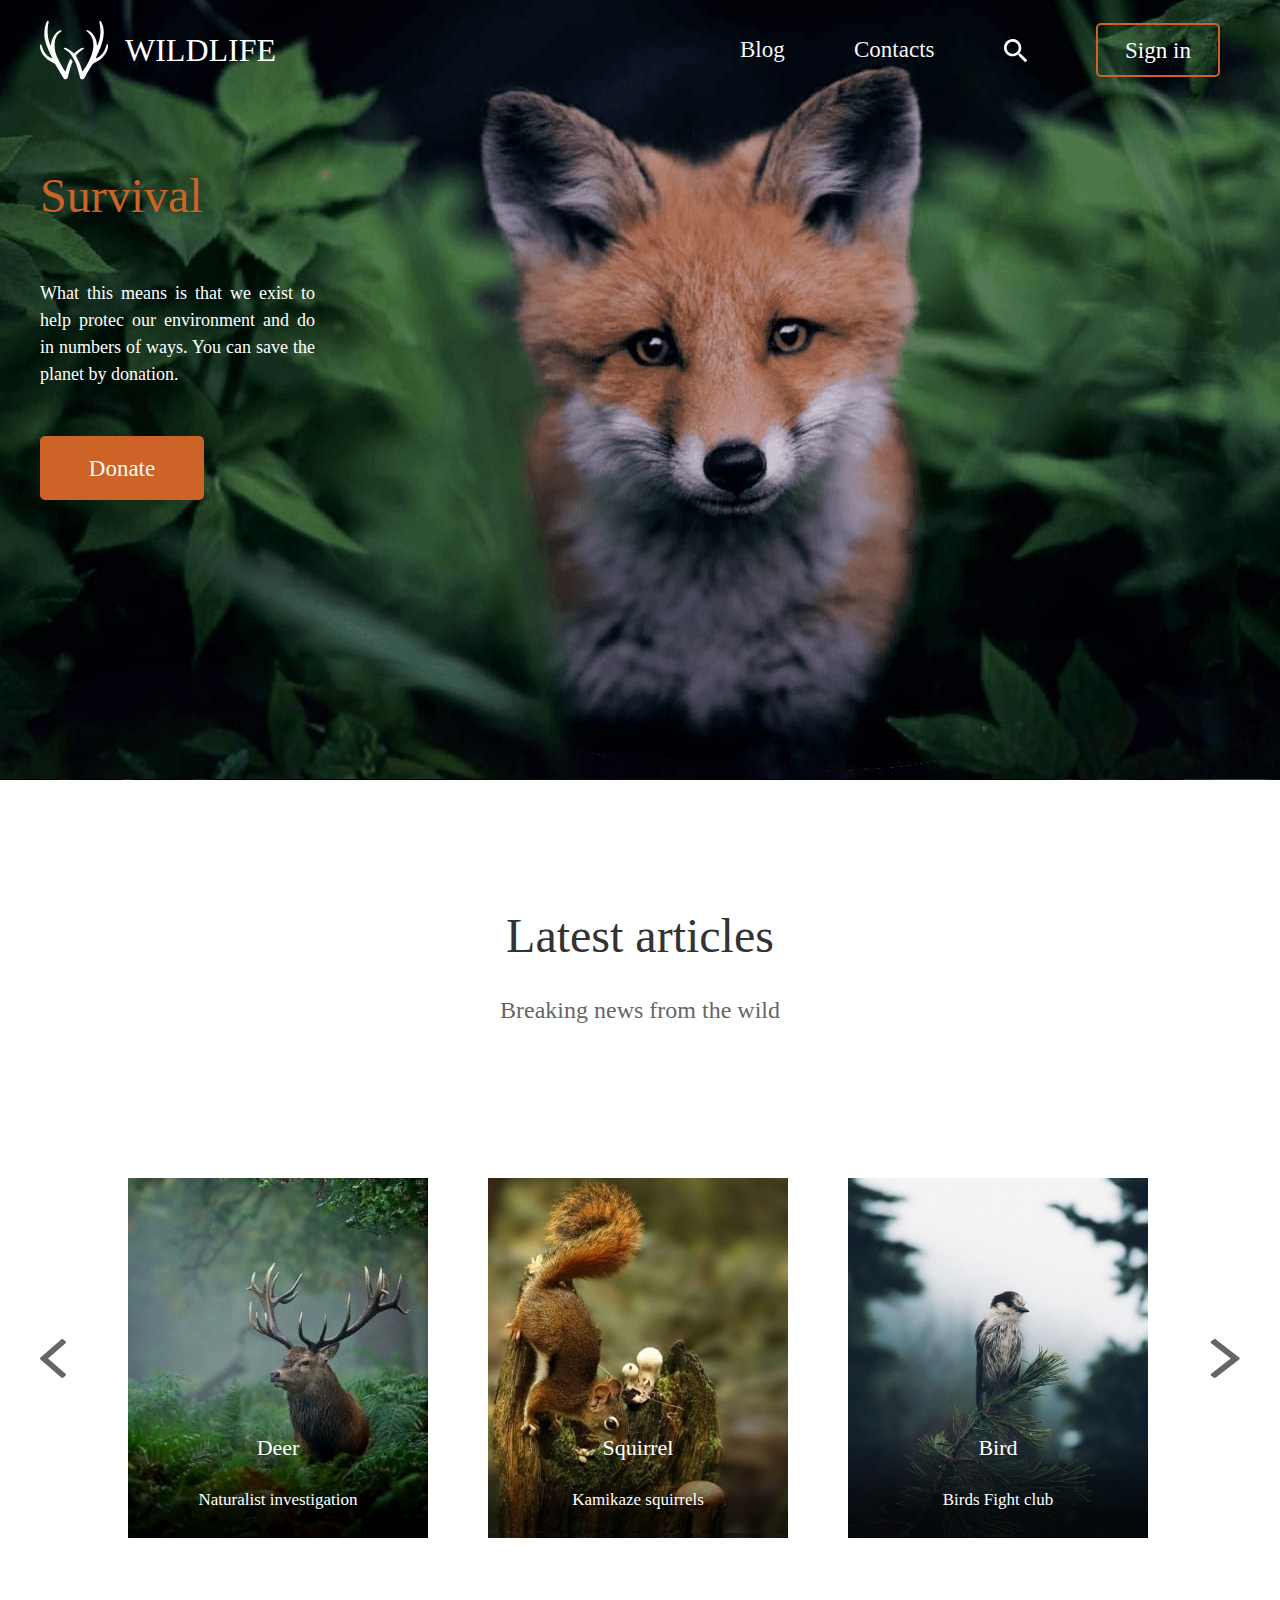
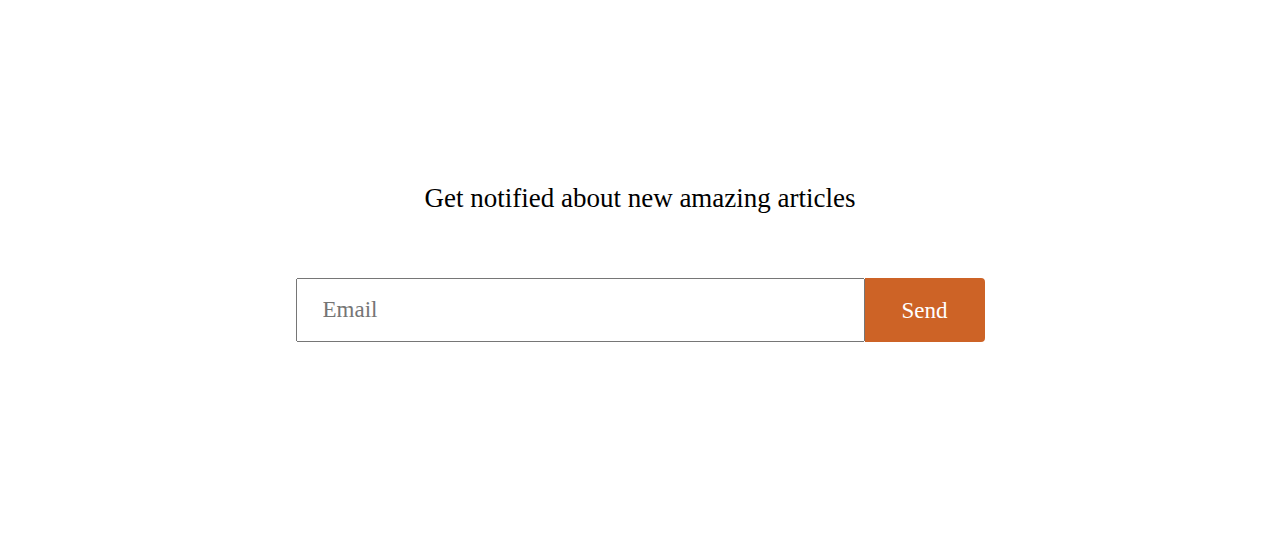
<file: wildlife/index.html>
<!DOCTYPE html>
<html lang="en">
<head>
    <meta charset="UTF-8">
    <meta http-equiv="X-UA-Compatible" content="IE=edge">
    <meta name="viewport" content="width=device-width, initial-scale=1.0">
    <title>Wildlife</title>
    <link rel="stylesheet" href="./style.css">
</head>
<body>
    <div class="wrapper">
        <header class="header">
            <h1 class=h1>Wildlife</h1>
            <div class="logotip">
                <div class="svg"></div>
                <h1 class="svg__text">Wildlife</h1>
            </div>
            <div class="navigation">
                <ul class="nav__list">
                    <li class="nav__items">
                        <a href="#" class="nav__link">Blog</a>
                    </li>
                    <li class="nav__items">
                        <a href="#" class="nav__link">Contacts</a>
                    </li>
                    <li class="search">
                        <a href="#" class="nav__link"></a>
                    </li>
                    <li class="sign__in">
                        <a href="#" class="sign__in__link">Sign in</a>
                    </li>
                </ul>
            </div>
        </header>
        <div class="survival__r">
            <div class="survival__block">
                <h1 class="survival__h1">Survival</h1>
                <p class="survival__t">
                    What this means is that we exist to help protec
                    our environment and do in numbers of ways. You can save the planet
                    by donation.
                </p>
                <div class=donate>
                    <a href="#" class="donate__ln">Donate</a>
                </div>
            </div>
        </div>
    </div>
    <div class="last__articles">
        <h1 class="h1__la">Latest articles</h1>
        <h2 class="h2__la">Breaking news from the wild</h2>
        <div class="photo__animals">
            <img class="vector__left" src="./photo/VectorLeft.svg" alt="Vector Left">
            <div class="photo">
                <div class="olen">
                    <h2 class="text__name">Deer</h2>
                    <p class="text__photo">Naturalist investigation</p>
                </div>
                <div class="belka">
                    <h2 class="text__name">Squirrel</h2>
                    <p class="text__photo">Kamikaze squirrels</p>
                </div>
                <div class="ptica">
                    <h2 class="text__name">Bird</h2>
                    <p class="text__photo">Birds Fight club</p>
                </div>
            </div>
            <img class="vector__right" src="./photo/VectorRight.svg" alt="Vector Right">
        </div>
        <h1 class="la__bottom"> Get notified about new amazing articles</h1>
        <form action="" class="form">
        <input type="email" class="email__pole" placeholder="Email">
        <input type="submit" class="otpravka" value="Send">
        </form>
    </div>
</body>
</html>
</file>
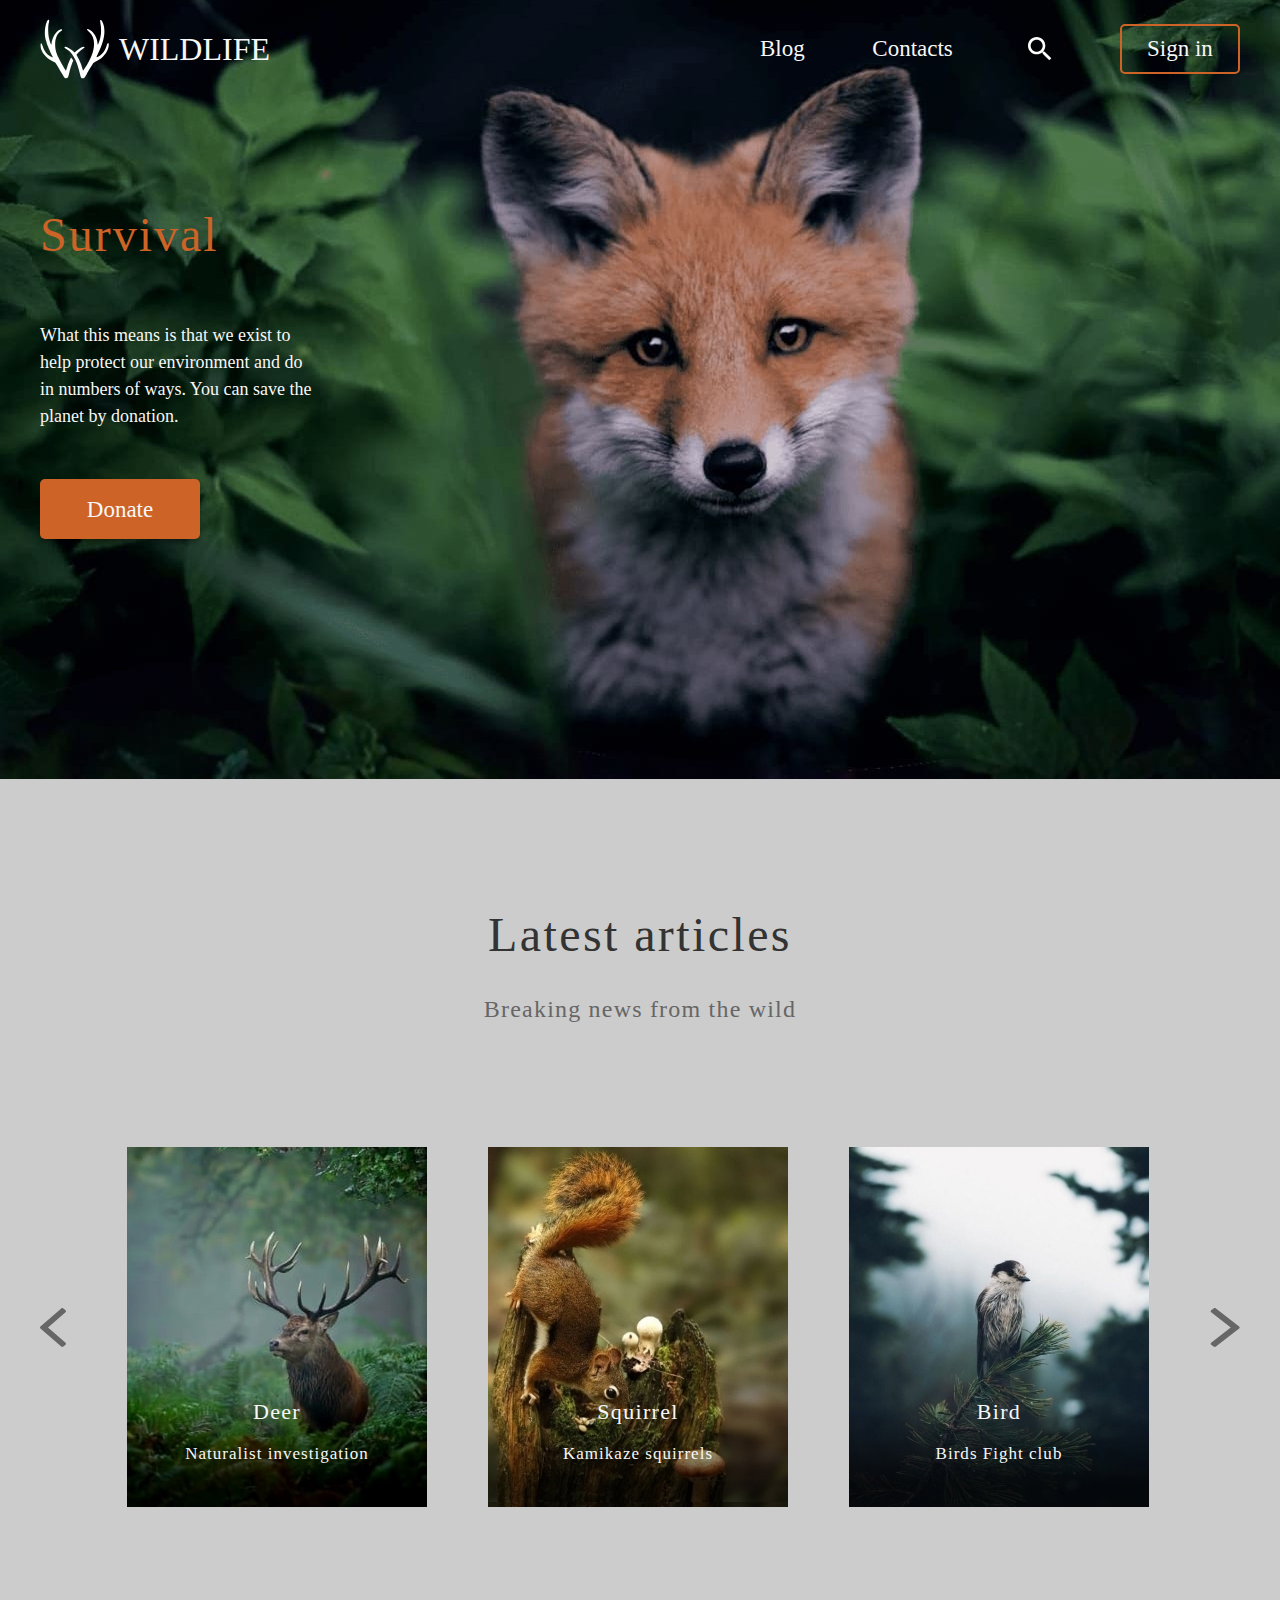
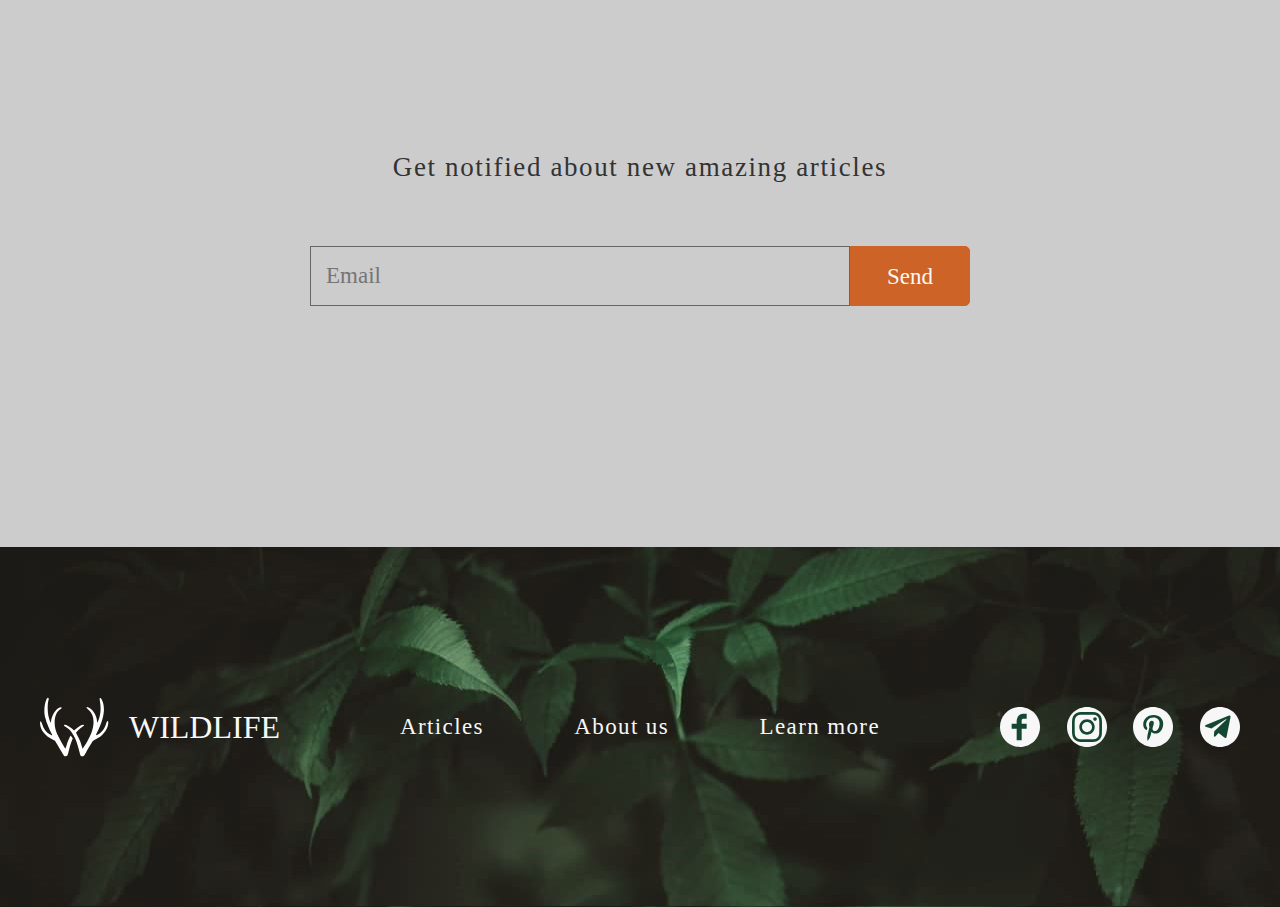
<file: wildlife/wildlife-footer/index.html>
<!DOCTYPE html>
<html lang="en">
<head>
  <meta charset="UTF-8">
  <meta http-equiv="X-UA-Compatible" content="IE=edge">
  <meta name="viewport" content="width=device-width, initial-scale=1.0">
  <link rel="stylesheet" href="./style.css">
  <title>Wildlife</title>
</head>
<body>
  <h1 class="title_hidden">wildlife</h1>
  <div class="wrapper">
  <div class="wrapper__img">
  <header class="header">
    <div class="logo">
      <img src="./animation/logo.svg" alt="" class="logo__img">
      <span class="logo__text">wildlife</span>
    </div>
    <nav class="nav">
      <ul class="nav__list">
          <li class="nav__item">
            <a href="#" class="nav__link nav__link_hover">Blog</a>
          </li>
          <li class="nav__item">
            <a href="#" class="nav__link nav__link_hover">Contacts</a>
          </li>
          <li class="nav__item search">
            <a href="#" class="nav__link search__link"><img src="./animation/search.svg" alt="search" class="search__img"></a>
          </li>
          <li class="nav__item sign">
            <a href="#" class="nav__link">Sign in</a>
          </li>
      </ul>
    </nav>
  </header>
  <article class="sur">
    <h2 class="sur__title">Survival</h2>
    <p class="sur__text">
      What this means is that we exist to help protect our environment and do in numbers 
      of ways. You can save the planet by donation.
    </p>
    <div class="donate-btn">
      <a href="#" class="donate-link">
        Donate
      </a>
    </div>
  </article>
  </div>
  </div>
  <main class="main">
    <article class="articles">
      <h2 class="latest__title">Latest articles</h2>
      <span class="latest__text">Breaking news from the wild</span>
      <div class="slider">
        <img src="./animation/vector-left.svg" alt="Slide left" class="slider__arrow arrow__left">
        <div class="wildlife deer">
          <h3 class="wildlife__title">Deer</h3>
          <p class="wildlife__text">Naturalist investigation</p>
        </div>
        <div class="wildlife squirrel">
          <h3 class="wildlife__title">Squirrel</h3>
          <p class="wildlife__text">Kamikaze squirrels</p>
        </div>
        <div class="wildlife bird">
          <h3 class="wildlife__title">Bird</h3>
          <p class="wildlife__text">Birds Fight club</p>
        </div>
        <img src="./animation/vector-right.svg" alt="Slide right" class="slider__arrow arrow__right">
      </div>
      <h3 class="latest__notified">Get notified about new amazing articles</h3>
      <form class="email">
        <input type="email" class="email__input" placeholder="Email">
        <input type="button" value="Send" class="email__send">
      </form>
    </article>
  </main>
  <footer class="footer">
    <div class="footer__bg-wrapper">
      <div class="footer__wrapper">
        <div class="footer__logo">
          <img src="./animation/footer-logo.svg" alt="footer logo" class="footer__logo__img">
          <h2 class="footer__logo__title">
            wildlife
          </h2>
        </div>
        <ul class="footer__list">
          <li class="footer__items">
            <a href="#" class="footer__items__link nav__link_hover">Articles</a>
          </li>
          <li class="footer__items">
            <a href="#" class="footer__items__link nav__link_hover">About us</a>
          </li>
          <li class="footer__items">
            <a href="#" class="footer__items__link nav__link_hover">Learn more</a>
          </li>
        </ul>
        <ul class="connect__list">
          <li class="connect__item">
            <a href="#" class="connect__link facebook">
            </a>
          </li>
          <li class="connect__item">
            <a href="#" class="connect__link insta">
            </a>
          </li>
          <li class="connect__item">
            <a href="#" class="connect__link pinterest">
            </a>
          </li>
          <li class="connect__item">
            <a href="#" class="connect__link telegram">
            </a>
          </li>
        </ul>
      </div>
    </div>
  </footer>
</body>
</html>
</file>
<file: wildlife/style.css>
* {
    margin: 0;
    padding: 0;
    list-style-type: none;
}

body {
    display: flex;
    flex-direction: column;
    align-items: center;
    background-color: #02160b;
}

.header {
    display: flex;
    padding-top: 20px;
    justify-content: space-between;
    max-width: 1200px;
    width: 100%;
    height: 60px;
    align-items: center;
}

.wrapper {
    background-image: url(./photo/lisa.jpg);
    max-width: 1440px;
    width: 100%;
    height: 780px;
    display: flex;
    flex-direction: column;
    align-items: center;
}

.logotip {
    display: flex;
    justify-content: space-between;
    max-width: 240px;
    width: 100%;
    height: 60px;
}

.svg {
    background-image: url(./photo/logo.svg);
    width: 68.2px;
    height: 60px;
}

.svg__text {
    width: 155px;
    height: 60px;
    font-family: Open Sans;
    font-style: normal;
    font-weight: normal;
    font-size: 32px;
    line-height: 60px;
    text-transform: uppercase;
    color: white;
    justify-content: space-between;
}

.search {
    background-image: url(./photo/search.svg);
    width: 23px;
    height: 23px;
    display: flex;
    flex-direction: column;
    justify-content: center;
    align-items: center;
    transition: 1s;
}

.search:hover {
    transform: scale(1.3);
}

.navigation {
    display: flex;
    max-width: 500px;
    width: 100%;
    justify-content: space-between;
}

.nav__list {
    display: flex;
    max-width: 480px;
    width: 100%;
    align-items: center;
    justify-content: space-between;
}

.nav__items {
    display: flex;
    align-items: center;
}

.nav__link {
    font-family: Open Sans;
    font-style: normal;
    font-weight: normal;
    font-size: 23px;
    line-height: 60px;
    color: #F7F7F7;
    text-decoration: none;
    width: 100%;
    height: 100%;
    transition: 1s;
}

.nav__link:hover {
    transform: scale(1.3);
}

.sign__in {
    display: flex;
    align-items: center;
    border: 2px solid #CD6326;
    border-radius: 5px;
    width: 120px;
    height: 50px;
}

.sign__in:hover {
    background: #CD6326;
    border: 2px solid #CD6326;
}

.sign__in:active {
    background: brown;
    border: 2px solid brown;
}

.sign__in__link {
    font-family: Open Sans;
    color: white;
    color: #FFF;
    text-decoration: none;
    font-style: normal;
    font-size: 23px;
    line-height: 27px;
    margin: auto;
}

.h1 {
    display: none;
}

.survival__block {
    display: flex;
    max-width: 275px;
    width: 100%;
    height: 340px;
    flex-direction: column;
    justify-content: space-between;
    padding-top: 100px;
    padding-top: 80px;
}

.survival__h1 {
    display: flex;
    font-family: Open Sans;
    font-style: normal;
    font-weight: normal;
    font-size: 48px;
    line-height: 72px;
    color: #CD6326;
}

.survival__t {
    display: flex;
    font-family: Open Sans;
    font-style: normal;
    font-weight: normal;
    font-size: 18px;
    line-height: 27px;
    color: #FFF;
    text-align: justify;
}

.donate {
    display: flex;
    align-items: center;
    border: 2px solid #CD6326;
    background: #CD6326;
    border-radius: 5px;
    width: 160px;
    height: 60px;

}

.donate:hover {
    background: orange;
    border: 2px solid orange;
}

.donate:active {
    background: brown;
    border: 2px solid brown;
}

.donate__ln {
    display: flex;
    font-family: Open Sans;
    font-style: normal;
    font-weight: normal;
    font-size: 23px;
    line-height: 27px;
    text-decoration: none;
    color: white;
    color: #F7F7F7;
    margin: auto;
}

.survival__r {
    max-width: 1200px;
    width: 100%;
}

.last__articles {
    display: flex;
    background: white;
    width: 1440px;
    height: 1368px;
    flex-direction: column;
    align-items: center;
}

.h1__la {
    font-family: Open Sans;
    font-style: normal;
    font-weight: normal;
    font-size: 48px;
    line-height: 72px;
    text-align: center;
    color: #333333;
    padding-top: 120px;
    margin-bottom: 20px;
}

.h2__la {
    font-family: Open Sans;
    font-style: normal;
    font-weight: normal;
    font-size: 24px;
    line-height: 36px;
    text-align: center;
    color: #666666;
    margin-bottom: 150px;
}

.photo__animals {
    display: flex;
    width: 1200px;
    max-width: 100%;
    height: 360px;
    align-items: center;
    justify-content: space-between;
    text-align: center;
}

.photo {
    display: flex;
    width: 1020px;
    max-width: 100%;
    height: 360px;
    justify-content: space-between;
}

.olen {
    background-image: url(./photo/olen.jpg);
}

.photo > div {
    display: flex;
    width: 300px;
    height: 360px;
    flex-direction: column;
    align-items: center;
    justify-content: flex-end;
}

.belka {
    background-image: url(./photo/belka.jpg);
    display: flex;
    width: 300px;
    height: 360px;
    flex-direction: column;
    align-items: center;
}

.ptica {
    background-image: url(./photo/ptica.jpg);
    display: flex;
    width: 300px;
    height: 360px;
    align-items: center;
    flex-direction: column;
}

.text__name {
    font-family: Open Sans;
    font-style: normal;
    font-weight: normal;
    font-size: 22px;
    line-height: 36px;
    text-align: center;
    color: white;
    display: flex;
    padding-bottom: 20px;
}

.text__photo {
    font-family: Open Sans;
    font-style: normal;
    font-weight: normal;
    font-size: 17px;
    line-height: 27px;
    text-align: center;
    color: white;
    display: flex;
    padding-bottom: 25px;
}

.vector__left,.vector__right {
    transition: 1s;
}

.vector__left:hover {
    transform: scale(1.3);
}

.vector__right:hover {
    transform: scale(1.3);
}

.la__bottom {
    font-family: Open Sans;
    font-style: normal;
    font-weight: normal;
    font-size: 27px;
    line-height: 40px;
    text-align: center;
    margin-top: 240px;
    margin-bottom: 60px;
}

.form {
    display: flex;
    justify-content: space-between;
}

.email__pole {
    width: 540px;
    height: 60px;
    font-family: "Open Sans";
    font-style: normal;
    font-weight: normal;
    font-size: 23px;
    line-height: 27px;
    padding-left: 25px;
}

.otpravka {
    display: flex;
    color: white;
    font-size: 23px;
    line-height: 27px;
    text-align: center;
    align-items: center;
    justify-content: center;
    border: 2px solid #CD6326;
    background: #CD6326;
    border-bottom-right-radius: 4px;
    border-top-right-radius: 4px;
    width: 120px;
    height: 64px;
    font-family: Open Sans;
    font-style: normal;
    font-weight: normal;
}
</file>
<file: wildlife/wildlife-footer/style.css>
* {
  margin: 0;
  padding: 0;
  list-style-type: none;
  box-sizing: border-box;
  text-decoration: none;
}

body {
  display: flex;
  align-items: center;
  flex-direction: column;
  width: 100vw;
  max-width: 100%;
}

.title_hidden {
  position: absolute;
  z-index: -1;
}

.wrapper {
  width: 100%;
  position: relative;
  display: flex;
  flex-direction: column;
  align-items: center;
  background-color: #02160b;
}

.wrapper__img {
  display: flex;
  flex-direction: column;
  align-items: center;
  width: 100%;
  max-width: 1440px;
  height: 779px;
  background-image: url(./animation/Rectangle.jpg);
}

.header {
  margin-top: 19px;
  max-width: 1200px;
  width: 100%;
  display: flex;
  justify-content: space-between;
  position: relative;
  z-index: +1;
}

.logo {
  width: 100%;
  max-width: 230px;
  display: flex;
  justify-content: space-between;
}

.logo__img {
  width: 100%;
  max-width: 70px;
  height: 60px;
}

.logo__text {
  font-family: "Roboto";
  font-style: normal;
  font-weight: normal;
  font-size: 32px;
  line-height: 60px;
  text-transform: uppercase;
  color: #F7F7F7;
}

.nav {
  display: flex;
  max-width: 480px;
  width: 100%;
}

.nav__list {
  display: flex;
  justify-content: space-between;
  align-items: center;
  width: 100%;
  max-width: 480px;
}

.nav__link {
  display: flex;
  width: 100%;
  height: 100%;
  align-items: center;
  justify-content: center;
  font-family: "Open Sans";
  font-style: normal;
  font-weight: normal;
  font-size: 23px;
  line-height: 60px;
  color: #F7F7F7;
}

.nav__link_hover:hover {
  color: #CD6326;
  box-shadow: inset 0 -1px 1px #CD6326;
}

.search {
  width: 32px;
  height: 32px;
  display: flex;
  justify-content: center;
  align-items: center;
}

.search__link {
  justify-content: flex-end;
}

.search__img:hover {
  transform: scale(1.1,1.1);
}

.sign {
  width: 120px;
  height: 50px;
  border: 2px solid #CD6326;
  box-sizing: border-box;
  border-radius: 5px;
  display: flex;
  justify-content: center;
  align-items: center;
  font-family: "Roboto";
  font-style: normal;
  font-weight: normal;
  font-size: 23px;
  line-height: 27px;
  display: flex;
  align-items: center;
  text-align: center;
  color: #F7F7F7;
}

.sign>a:hover {
  color: #CD6326;
}

.sur {
  max-width: 1200px;
  width: 100%;
  min-height: 700px;
  height: 100%;
  padding-top: 120px;
  width: 100%;
  position: relative;
}

.sur__title {
  height: 72px;
  display: flex;
  align-items: center;
  font-family: "Open Sans";
  font-style: normal;
  font-weight: normal;
  font-size: 48px;
  line-height: 72px;
  letter-spacing: 2px;
  color: #CD6326;
  margin-bottom: 51px;
}

.sur__text {
  max-width: 274px;
  width: 100%;
  margin-bottom: 49px;
  font-family: Open Sans;
  font-style: normal;
  font-weight: normal;
  font-size: 18px;
  line-height: 27px;
  color: #F7F7F7;
}

.donate-btn {
  display: flex;
  max-width: 160px;
  width: 100%;
  height: 60px;
  background: #CD6326;
  border-radius: 5px;
  box-shadow: 0px 4px 4px rgba(0, 0, 0, 0.25);
}

.donate-link {
  width: 100%;
  height: 100%;
  display: flex;
  justify-content: center;
  align-items: center;
  font-family: Roboto;
  font-style: normal;
  font-weight: normal;
  font-size: 23px;
  line-height: 27px;
  text-align: center;
  color: #F7F7F7;
}

.donate-btn:hover {
  background: #E39128;
  box-shadow: 0px 4px 4px rgba(0, 0, 0, 0.25);
}

.donate-btn:active {
  background: #8F5613;
  box-shadow: 0px 4px 4px rgba(0, 0, 0, 0.25);
}

.main {
  width: 100%;
  background-color: #CCC;
  display: flex;
  flex-direction: column;
  align-items: center;
}

.articles {
  display: flex;
  flex-direction: column;
  align-items: center;
  width: 100%;
  max-width: 1200px;
  height: 1368px;
  padding-top: 120px;
}

.latest__title {
  font-family: "Open Sans";
  font-style: normal;
  font-weight: normal;
  font-size: 48px;
  line-height: 72px;
  text-align: center;
  color: #333333;
  margin-bottom: 20px;
  width: 324px;
  height: 72px;
  letter-spacing: .05em;
}

.latest__text {
  font-family: Open Sans;
  font-style: normal;
  font-weight: normal;
  font-size: 24px;
  line-height: 36px;
  text-align: center;
  color: #666666;
  margin-bottom: 120px;
  letter-spacing: .05em;
}

.slider {
  display: flex;
  width: 100%;
  justify-content: space-between;
  align-items: center;
  min-height: 360px;
  margin-bottom: 239px;
}

.arrow__left, .arrow__right {
  transition: transform ease .5s;
}

.arrow__left:hover {
  transform: translateX(-5px);
}

.arrow__right:hover {
  transform: translateX(5px);
}

.wildlife {
  max-width: 300px;
  width: 100%;
  height: 360px;
  display: flex;
  flex-direction: column;
  justify-content: flex-end;
  align-items: center;
  padding-bottom: 40px;
}

.wildlife__title {
  font-family: Open Sans;
  font-style: normal;
  font-weight: normal;
  font-size: 22px;
  line-height: 36px;
  text-align: center;
  color: #F7F7F7;
  letter-spacing: 0.06em;
}

.wildlife__text {
  margin-top: 10px;
  font-family: Open Sans;
  font-style: normal;
  font-weight: normal;
  font-size: 17px;
  line-height: 27px;
  text-align: center;
  color: #F7F7F7;
  letter-spacing: 0.06em;
}

.deer {
  background-image: url(./animation/deer.jpg);
}

.squirrel {
  background-image: url(./animation/squirrel.jpg);
}

.bird {
  background-image: url(./animation/bird.jpg);
}

.latest__notified {
  display: flex;
  justify-content: center;
  align-items: center;
  width: 100%;
  max-width: 526px;
  height: 41px;
  margin-bottom: 59px;
  font-family: Open Sans;
  font-style: normal;
  font-weight: normal;
  font-size: 27px;
  line-height: 40px;
  text-align: center;
  color: #333333;
  letter-spacing: 0.06em;
}

.email {
  display: flex;
  width: 100%;
  justify-content: center;
}

.email__input {
  padding-left: 15px;
  width: 100%;
  max-width: 540px;
  height: 60px;
  background-color: rgba(255,255,255,0);
  border: 1px solid #666666;
  font-family: Roboto;
  font-style: normal;
  font-weight: normal;
  font-size: 23px;
  line-height: 27px;
  display: flex;
  align-items: center;
  color: #666666;
}

.email__send {
  display: flex;
  justify-content: center;
  align-items: center;
  max-width: 120px;
  width: 100%;
  height: 60px;
  background: #CD6326;
  border: 1px solid #CD6326;
  border-radius: 0px 5px 5px 0px;
  font-family: Roboto;
  font-style: normal;
  font-weight: normal;
  font-size: 23px;
  line-height: 27px;
  display: flex;
  align-items: center;
  text-align: center;
  color: #F7F7F7;
}

.footer {
  max-width: 100%;
  width: 100vw;
  display: flex;
  flex-direction: column;
  align-items: center;
  background-color: #181617
}

.footer__bg-wrapper {
  max-width: 1440px;
  width: 100%;
  display: flex;
  justify-content: center;
  background: url(./animation/footer-bg.jpg);
}

.footer__wrapper {
  max-width: 1200px;
  width: 100%;
  display: flex;
  justify-content: space-between;
  align-items: center;
  height: 360px;
}

.footer__logo {
  display: flex;
  justify-content: space-between;
  width: 240px;
}

.footer__logo__title {
  font-family: Roboto;
  font-style: normal;
  font-weight: normal;
  font-size: 32px;
  line-height: 60px;
  text-transform: uppercase;
  color: #F7F7F7;
}

.footer__list {
  max-width: 480px;
  width: 100%;
  display: flex;
  justify-content: space-between;

}

.footer__items__link {
  font-family: Open Sans;
  font-style: normal;
  font-weight: normal;
  font-size: 23px;
  line-height: 60px;
  color: #F7F7F7;
  letter-spacing: 0.06em;
}

.connect__list {
  width: 100%;
  max-width: 240px;
  display: flex;
  justify-content: space-between;
}

.connect__link {
  display: flex;
  width: 40px;
  height: 40px;
}

.facebook {
  background-image: url(./animation/facebook.svg);
}

.insta {
  background-image: url(./animation/inst.svg);
}

.pinterest {
  background-image: url(./animation/pin.svg);
}

.telegram {
  background-image: url(./animation/telegram.svg);
}

.connect__link:hover {
  transform: scale(1.1,1.1);
}
</file>
